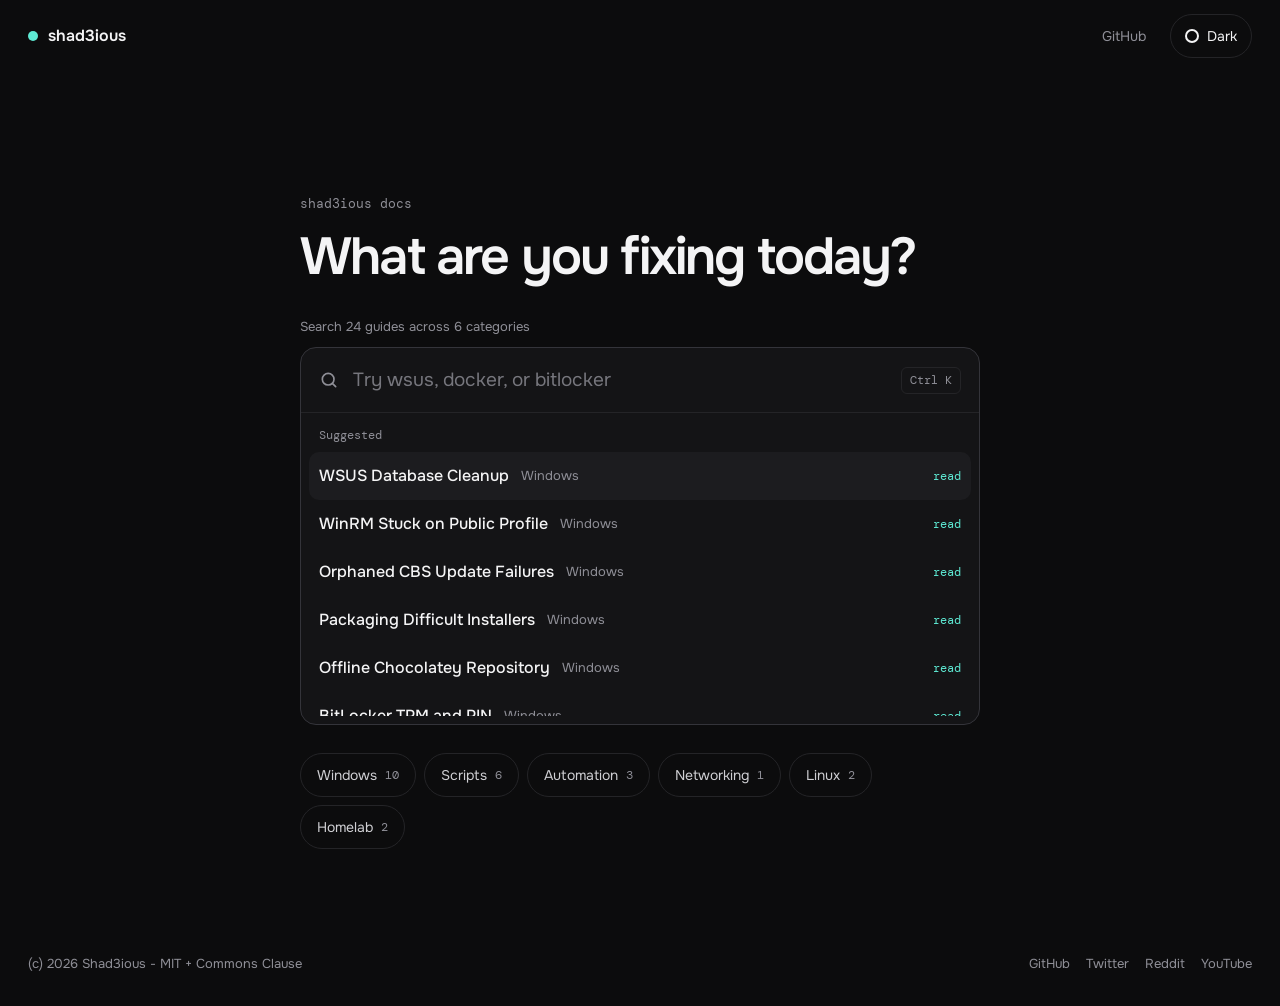
<file: index.html>
<!DOCTYPE html>
<html lang="en" class="no-js">
<head>
  <meta charset="UTF-8">
  <meta name="viewport" content="width=device-width, initial-scale=1">

  <!--
    Security (NIST SP 800-53: SC-18 mobile code, SI-10 input validation, SC-8 transmission)
    - Every script, style, and font is served from this origin. No third-party hosts.
    - No inline script or style anywhere, so CSP needs no 'unsafe-inline'.
    - Vendor libraries are pinned by version in their filenames (assets/vendor/).
    - Images load only from this repo (img-src 'self'), so a guide cannot leak
      visitor IP addresses to third-party image hosts. Commit screenshots instead.
    - Trusted Types: only DOMPurify may create HTML from strings.
    - Clickjacking: theme-init.js hides the site if it is loaded inside a frame.

    GitHub Pages cannot send HTTP headers. A meta CSP covers the directives below,
    but frame-ancestors, X-Content-Type-Options, and Permissions-Policy are only
    honored as real HTTP headers. Front the site with Cloudflare or Netlify if
    those are required.
  -->
  <meta http-equiv="Content-Security-Policy"
        content="default-src 'none';
                 script-src 'self';
                 style-src 'self';
                 font-src 'self';
                 img-src 'self' data:;
                 connect-src 'self';
                 base-uri 'none';
                 form-action 'none';
                 object-src 'none';
                 require-trusted-types-for 'script';
                 trusted-types dompurify;
                 upgrade-insecure-requests">
  <meta name="referrer" content="no-referrer">
  <meta name="color-scheme" content="dark light">
  <meta name="description" content="Technical guides, runbooks, and how-tos for Windows, Homelab, Networking, and more.">
  <title>Shad3ious Docs</title>

  <!-- Runs before first paint so light-mode users never see a dark flash (or the reverse). -->
  <script src="assets/js/theme-init.js?v=20261028"></script>

  <link rel="preload" href="assets/fonts/onest-latin-400-normal.woff2" as="font" type="font/woff2" crossorigin>
  <link rel="stylesheet" href="assets/css/styles.css?v=20261031">
</head>
<body>

  <p class="nojs-notice">This site needs JavaScript to load its guides. The guides are also readable as
    plain Markdown in the <code>docs/</code> folder of the GitHub repository.</p>

  <p class="framed-notice">This site cannot be shown inside another page.
    <a href="./" target="_blank" rel="noopener noreferrer">Open Shad3ious Docs directly</a>.</p>

  <a class="skip-link" href="#main">Skip to content</a>

  <header class="site-header">
    <a class="brand" id="brand" href="#/">
      <span class="brand-dot" aria-hidden="true"></span>
      <span id="brand-name">shad3ious</span>
    </a>

    <button class="jump" id="jump-btn" type="button" aria-haspopup="dialog" aria-keyshortcuts="Control+K">
      <svg class="icon" viewBox="0 0 24 24" aria-hidden="true"><circle cx="11" cy="11" r="7"></circle><path d="M20 20l-4-4"></path></svg>
      <span>Jump to a guide</span>
      <kbd>Ctrl K</kbd>
    </button>

    <a class="header-link" id="header-github" href="#" rel="noopener noreferrer" referrerpolicy="no-referrer" target="_blank">GitHub</a>

    <button class="theme-toggle" id="theme-toggle" type="button" aria-label="Switch to light mode">
      <span class="theme-dot" aria-hidden="true"></span>
      <span id="theme-label">Dark</span>
    </button>
  </header>

  <main id="main" tabindex="-1">

    <!-- HOME: the launcher -->
    <section class="view view-home" id="view-home" aria-labelledby="home-title" hidden>
      <div class="home-inner">
        <p class="home-kicker" id="home-kicker">shad3ious docs</p>
        <h1 class="home-title" id="home-title">What are you fixing today?</h1>

        <label class="launch-label" for="home-q" id="home-q-label">Search guides</label>
        <div class="launcher">
          <div class="launch-field">
            <svg class="icon" viewBox="0 0 24 24" aria-hidden="true"><circle cx="11" cy="11" r="7"></circle><path d="M20 20l-4-4"></path></svg>
            <input class="launch-input" id="home-q" type="search" maxlength="100"
                   autocomplete="off" spellcheck="false"
                   placeholder="Try wsus, docker, or bitlocker"
                   role="combobox" aria-expanded="true" aria-autocomplete="list"
                   aria-controls="home-results">
            <kbd class="launch-kbd">Ctrl K</kbd>
          </div>
          <div class="launch-results">
            <p class="launch-status" id="home-status" aria-live="polite">Suggested</p>
            <ul class="launch-list" id="home-results" role="listbox" aria-label="Guides"></ul>
          </div>
        </div>

        <nav class="chips" id="home-chips" aria-label="Browse by category"></nav>
      </div>
    </section>

    <!-- DOC: sidebar + article + on this page -->
    <div class="view view-doc" id="view-doc" hidden>
      <nav class="sidebar" id="sidebar" aria-label="All guides">
        <button class="sidebar-toggle" id="sidebar-toggle" type="button" aria-expanded="false" aria-controls="sidebar-body">
          <span>Browse guides</span>
          <svg class="icon icon-chevron" viewBox="0 0 24 24" aria-hidden="true"><path d="M6 9l6 6 6-6"></path></svg>
        </button>
        <div class="sidebar-body" id="sidebar-body">
          <label class="sidebar-label" for="side-q">Filter guides</label>
          <div class="sidebar-field">
            <svg class="icon" viewBox="0 0 24 24" aria-hidden="true"><circle cx="11" cy="11" r="7"></circle><path d="M20 20l-4-4"></path></svg>
            <input class="sidebar-input" id="side-q" type="search" maxlength="100" autocomplete="off" spellcheck="false" placeholder="Type to filter">
          </div>
          <div class="side-groups" id="side-groups"></div>
          <p class="side-empty" id="side-empty" hidden>No guides match. Clear the filter to see everything.</p>
        </div>
      </nav>

      <article class="doc" id="doc" aria-live="polite"></article>

      <aside class="toc" id="toc" aria-labelledby="toc-title">
        <p class="toc-title" id="toc-title">On this page</p>
        <ul class="toc-list" id="toc-list"></ul>
        <div class="toc-tools">
          <a class="toc-tool" id="toc-edit" href="#" target="_blank" rel="noopener noreferrer" referrerpolicy="no-referrer" hidden>Edit on GitHub</a>
          <button class="toc-tool" id="toc-copy" type="button">Copy link</button>
        </div>
      </aside>
    </div>

  </main>

  <footer class="site-footer">
    <a class="footer-copy" id="footer-copy" href="https://github.com/Shad3ious/Shad3ious.github.io/blob/main/LICENSE" target="_blank" rel="noopener noreferrer" referrerpolicy="no-referrer">(c) 2026 Shad3ious - MIT + Commons Clause</a>
    <nav class="footer-links" id="footer-links" aria-label="Elsewhere"></nav>
  </footer>

  <!-- JUMP PALETTE (Ctrl K on doc pages) -->
  <div class="palette" id="palette" hidden>
    <div class="palette-panel" role="dialog" aria-modal="true" aria-labelledby="palette-label">
      <label class="sr-only" for="palette-q" id="palette-label">Jump to a guide</label>
      <div class="launcher">
        <div class="launch-field">
          <svg class="icon" viewBox="0 0 24 24" aria-hidden="true"><circle cx="11" cy="11" r="7"></circle><path d="M20 20l-4-4"></path></svg>
          <input class="launch-input" id="palette-q" type="search" maxlength="100"
                 autocomplete="off" spellcheck="false"
                 placeholder="Search by guide or category"
                 role="combobox" aria-expanded="true" aria-autocomplete="list"
                 aria-controls="palette-results">
          <button class="palette-close" id="palette-close" type="button">Esc</button>
        </div>
        <div class="launch-results">
          <p class="launch-status" id="palette-status" aria-live="polite">Suggested</p>
          <ul class="launch-list" id="palette-results" role="listbox" aria-label="Guides"></ul>
        </div>
      </div>
    </div>
  </div>

  <div class="toast" id="toast" role="status" aria-live="polite"></div>

  <!--
    Load order matters: vendor libs, then your config, then the app.
    Bump ?v= on config.js, app.js, and styles.css after editing them so browsers
    fetch the new copy. Vendor files carry their version in the filename instead.
  -->
  <script defer src="assets/vendor/marked-18.1.1.umd.js"></script>
  <script defer src="assets/vendor/purify-3.4.17.min.js"></script>
  <script defer src="assets/js/config.js?v=20261030"></script>
  <script defer src="assets/js/app.js?v=20261030"></script>

</body>
</html>
</file>
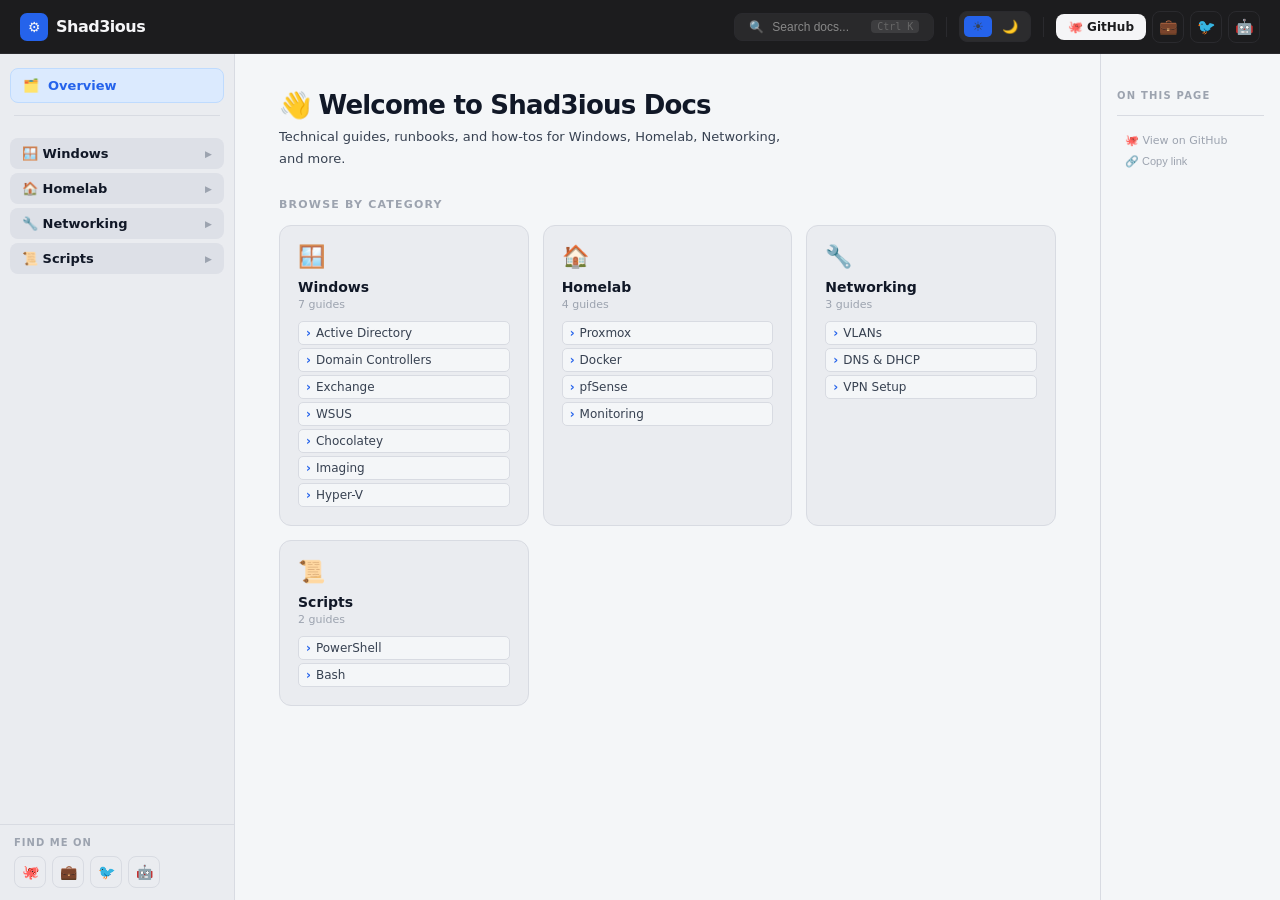
<file: shad3ious-docs.html>
<!DOCTYPE html>
<html lang="en">
<head>
<meta charset="UTF-8">
<meta name="viewport" content="width=device-width, initial-scale=1.0">

<!--
  ============================================================
  SECURITY HEADERS (meta equivalents)
  NIST SP 800-53: SC-18 (Mobile Code), SI-3 (Malicious Code),
                  SC-8 (Transmission Confidentiality), AC-3
  ============================================================
  CSP: no inline scripts allowed from external origins,
       no framing, no mixed content.
  NOTE: When deploying to GitHub Pages, also add these as
        HTTP response headers via a _headers file or server
        config for full enforcement.
-->
<meta http-equiv="Content-Security-Policy"
      content="default-src 'self';
               script-src 'self' 'unsafe-inline';
               style-src 'self' 'unsafe-inline';
               img-src 'self' data:;
               connect-src 'none';
               frame-ancestors 'none';
               form-action 'none';
               base-uri 'self';">

<!-- NIST SP 800-53 SC-8: prevent origin leakage on external links -->
<meta name="referrer" content="no-referrer">

<!-- Prevent MIME sniffing (NIST SP 800-53 SI-3) -->
<meta http-equiv="X-Content-Type-Options" content="nosniff">

<title>Shad3ious Docs</title>
<style>
  * { box-sizing: border-box; margin: 0; padding: 0; }

  :root {
    --nav-bg: #1c1c1e;
    --nav-text: #f5f5f7;
    --nav-border: #2a2a2e;
    --page-bg: #f4f6f8;
    --sidebar-bg: #eaecf0;
    --sidebar-border: #d8dbe2;
    --heading: #111827;
    --body: #374151;
    --muted: #9ca3af;
    --accent: #2563eb;
    --accent-light: #dbeafe;
    --accent-border: #bfdbfe;
    --code-bg: #e4e7ed;
    --code-border: #d0d4dc;
    --code-text: #1e293b;
    --tag-bg: #dbeafe;
    --tag-text: #1d4ed8;
    --tag-border: #bfdbfe;
    --card-bg: #eaecf0;
    --group-bg: #dde0e7;
    --active-bg: #dbeafe;
    --callout-tip-bg: #fffbeb;
    --callout-tip-border: #f59e0b;
    --callout-tip-text: #92400e;
    --callout-warn-bg: #fef2f2;
    --callout-warn-border: #ef4444;
    --callout-warn-text: #991b1b;
    --border: #d8dbe2;
    --step-bg: #2563eb;
    --search-result-hover: #f0f4ff;
    --modal-bg: #ffffff;
    --modal-overlay: rgba(0,0,0,0.4);
    --toast-bg: #1c1c1e;
    --toast-text: #f5f5f7;
  }

  body.dark {
    --nav-bg: #0a0f1e;
    --nav-text: #e2e8f0;
    --nav-border: #1e293b;
    --page-bg: #0f172a;
    --sidebar-bg: #1e293b;
    --sidebar-border: #334155;
    --heading: #f1f5f9;
    --body: #cbd5e1;
    --muted: #64748b;
    --accent: #60a5fa;
    --accent-light: #1e3a5f44;
    --accent-border: #2563eb;
    --code-bg: #1a2640;
    --code-border: #334155;
    --code-text: #93c5fd;
    --tag-bg: #1e3a5f;
    --tag-text: #93c5fd;
    --tag-border: #2563eb;
    --card-bg: #1e293b;
    --group-bg: #263346;
    --active-bg: #1e3a5f;
    --callout-tip-bg: #1c1506;
    --callout-tip-border: #d97706;
    --callout-tip-text: #fcd34d;
    --callout-warn-bg: #1f0a0a;
    --callout-warn-border: #ef4444;
    --callout-warn-text: #fca5a5;
    --border: #334155;
    --step-bg: #2563eb;
    --search-result-hover: #263346;
    --modal-bg: #1e293b;
    --modal-overlay: rgba(0,0,0,0.7);
    --toast-bg: #f1f5f9;
    --toast-text: #0f172a;
  }

  body {
    font-family: system-ui, -apple-system, sans-serif;
    background: var(--page-bg);
    color: var(--body);
    transition: background 0.2s, color 0.2s;
  }

  /* TOP NAV */
  .topnav {
    background: var(--nav-bg);
    border-bottom: 1px solid var(--nav-border);
    display: flex; align-items: center;
    height: 54px; padding: 0 20px; gap: 8px;
    position: sticky; top: 0; z-index: 100;
  }
  .nav-logo {
    font-weight: 800; font-size: 16px; color: var(--nav-text);
    letter-spacing: -0.5px; display: flex; align-items: center;
    gap: 8px; margin-right: auto; text-decoration: none; cursor: pointer;
  }
  .nav-logo-icon {
    width: 28px; height: 28px; background: var(--accent);
    border-radius: 7px; display: flex; align-items: center;
    justify-content: center; font-size: 14px; flex-shrink: 0;
  }
  .nav-search-btn {
    background: #ffffff0f; border: 1px solid var(--nav-border);
    border-radius: 8px; padding: 6px 14px; font-size: 12px; color: #888;
    cursor: pointer; display: flex; align-items: center; gap: 8px;
    min-width: 200px; transition: border-color 0.15s;
  }
  .nav-search-btn:hover { border-color: var(--accent); }
  .nav-search-btn kbd {
    margin-left: auto; background: #ffffff18; border-radius: 4px;
    padding: 1px 6px; font-size: 10px; font-family: monospace; color: #666;
  }
  .nav-divider { width: 1px; height: 20px; background: var(--nav-border); margin: 0 4px; }
  .nav-social { display: flex; align-items: center; gap: 6px; }
  .nav-github-btn {
    display: flex; align-items: center; gap: 6px;
    padding: 6px 12px; border-radius: 8px; font-size: 12px; font-weight: 600;
    background: #f5f5f7; color: #1c1c1e; border: none; cursor: pointer;
    transition: opacity 0.15s; text-decoration: none;
  }
  .nav-github-btn:hover { opacity: 0.85; }
  .nav-icon-btn {
    width: 32px; height: 32px; border-radius: 8px;
    display: flex; align-items: center; justify-content: center;
    font-size: 15px; cursor: pointer; border: 1px solid var(--nav-border);
    background: transparent; color: var(--nav-text);
    transition: background 0.15s, border-color 0.15s; text-decoration: none;
  }
  .nav-icon-btn:hover { background: #ffffff15; border-color: var(--accent); }
  .nav-theme-toggle {
    display: flex; align-items: center; background: #ffffff12;
    border: 1px solid var(--nav-border); border-radius: 8px;
    padding: 4px; gap: 2px;
  }
  .theme-opt {
    padding: 3px 8px; border-radius: 5px; font-size: 13px;
    cursor: pointer; transition: background 0.15s; user-select: none;
  }
  .theme-opt.active { background: var(--accent); }

  /* LAYOUT */
  .layout { display: flex; height: calc(100vh - 54px); overflow: hidden; }

  /* SIDEBAR */
  .sidebar {
    width: 235px; flex-shrink: 0; background: var(--sidebar-bg);
    border-right: 1px solid var(--sidebar-border);
    display: flex; flex-direction: column; overflow-y: auto;
    transition: background 0.2s;
  }
  .sb-top { padding: 14px 10px 10px; }
  .sb-overview-btn {
    display: flex; align-items: center; gap: 8px;
    padding: 9px 12px; border-radius: 8px; font-size: 13px; font-weight: 600;
    cursor: pointer; color: var(--accent); background: var(--active-bg);
    border: 1px solid var(--accent-border); margin-bottom: 12px; transition: all 0.15s;
  }
  .sb-overview-btn:hover { filter: brightness(0.95); }
  .sb-divider { height: 1px; background: var(--border); margin: 0 4px 12px; }
  .sb-groups { padding: 0 10px; flex: 1; }
  .sb-group { margin-bottom: 4px; }
  .sb-group-header {
    display: flex; align-items: center; justify-content: space-between;
    padding: 8px 12px; border-radius: 8px; cursor: pointer;
    font-size: 13px; font-weight: 600; color: var(--heading);
    background: var(--group-bg); user-select: none; transition: filter 0.1s;
  }
  .sb-group-header:hover { filter: brightness(0.96); }
  .sb-chevron { font-size: 9px; transition: transform 0.2s; color: var(--muted); }
  .sb-group.open .sb-chevron { transform: rotate(90deg); }
  .sb-items { display: none; padding: 4px 0 6px 10px; }
  .sb-group.open .sb-items { display: block; }
  .sb-item {
    font-size: 12px; padding: 5px 10px; border-radius: 6px;
    cursor: pointer; color: var(--body);
    display: flex; align-items: center; gap: 7px;
    margin-bottom: 1px; transition: all 0.1s;
  }
  .sb-item::before { content: ""; width: 4px; height: 4px; border-radius: 50%; background: var(--muted); flex-shrink: 0; }
  .sb-item:hover { background: var(--group-bg); }
  .sb-item.active { color: var(--accent); background: var(--active-bg); font-weight: 600; }
  .sb-item.active::before { background: var(--accent); }
  .sb-spacer { flex: 1; min-height: 16px; }
  .sb-footer { padding: 12px 14px; border-top: 1px solid var(--border); margin: 8px 0 0; }
  .sb-footer-label { font-size: 10px; font-weight: 700; text-transform: uppercase; letter-spacing: 1px; color: var(--muted); margin-bottom: 8px; }
  .sb-social-row { display: flex; gap: 6px; flex-wrap: wrap; }
  .sb-social-btn {
    width: 32px; height: 32px; border-radius: 8px;
    display: flex; align-items: center; justify-content: center;
    font-size: 14px; cursor: pointer; border: 1px solid var(--border);
    background: var(--card-bg); text-decoration: none; transition: border-color 0.15s;
  }
  .sb-social-btn:hover { border-color: var(--accent); }

  /* CONTENT */
  .content-wrap { flex: 1; display: flex; overflow: hidden; }
  .content { flex: 1; padding: 36px 44px; overflow-y: auto; }
  .page { display: none; }
  .page.active { display: block; }

  /* Overview */
  .ov-title { font-size: 26px; font-weight: 800; color: var(--heading); letter-spacing: -0.8px; margin-bottom: 6px; }
  .ov-sub { font-size: 13px; color: var(--body); line-height: 1.7; max-width: 520px; margin-bottom: 24px; }
  .ov-section-label { font-size: 11px; font-weight: 700; text-transform: uppercase; letter-spacing: 1.2px; color: var(--muted); margin-bottom: 14px; margin-top: 28px; }
  .ov-cards { display: grid; grid-template-columns: repeat(3, 1fr); gap: 14px; }
  .ov-card { background: var(--card-bg); border: 1px solid var(--border); border-radius: 12px; padding: 18px; cursor: pointer; transition: all 0.15s; }
  .ov-card:hover { border-color: var(--accent); box-shadow: 0 0 0 3px var(--active-bg); }
  .ov-card-icon { font-size: 22px; margin-bottom: 10px; }
  .ov-card-title { font-size: 14px; font-weight: 700; color: var(--heading); margin-bottom: 3px; }
  .ov-card-count { font-size: 11px; color: var(--muted); margin-bottom: 10px; }
  .ov-card-topics { display: flex; flex-direction: column; gap: 3px; }
  .ov-topic-link {
    font-size: 12px; color: var(--body); display: flex; align-items: center;
    gap: 5px; padding: 4px 7px; border-radius: 5px;
    background: var(--page-bg); border: 1px solid var(--border);
    cursor: pointer; transition: all 0.1s;
  }
  .ov-topic-link:hover { color: var(--accent); border-color: var(--accent); }
  .ov-topic-link::before { content: "›"; color: var(--accent); font-weight: 700; }

  /* Doc page */
  .doc-breadcrumb { display: flex; gap: 6px; align-items: center; font-size: 12px; color: var(--muted); margin-bottom: 18px; flex-wrap: wrap; }
  .doc-breadcrumb-item { cursor: pointer; color: var(--muted); }
  .doc-breadcrumb-item:hover { color: var(--accent); }
  .doc-breadcrumb-cur { color: var(--accent); cursor: default; font-weight: 600; }
  .doc-title { font-size: 26px; font-weight: 800; color: var(--heading); letter-spacing: -0.5px; margin-bottom: 6px; }
  .doc-meta { font-size: 12px; color: var(--muted); margin-bottom: 14px; }
  .doc-tags { display: flex; gap: 7px; margin-bottom: 22px; flex-wrap: wrap; }
  .doc-tag { font-size: 11px; padding: 3px 10px; border-radius: 20px; background: var(--tag-bg); color: var(--tag-text); border: 1px solid var(--tag-border); }
  .doc-section { font-size: 15px; font-weight: 700; color: var(--heading); margin: 26px 0 12px; padding-bottom: 8px; border-bottom: 1px solid var(--border); }
  .doc-step { display: flex; gap: 12px; align-items: flex-start; padding: 9px 14px; border-radius: 8px; background: var(--sidebar-bg); border: 1px solid var(--border); margin-bottom: 6px; }
  .doc-step-num { width: 22px; height: 22px; border-radius: 6px; background: var(--step-bg); color: #fff; display: flex; align-items: center; justify-content: center; font-size: 11px; font-weight: 700; flex-shrink: 0; margin-top: 1px; }
  .doc-step-text { font-size: 13px; color: var(--body); line-height: 1.5; }
  .callout { border-radius: 8px; padding: 12px 16px; margin-bottom: 18px; border-left: 4px solid; font-size: 13px; display: flex; gap: 10px; line-height: 1.5; }
  .callout.tip { background: var(--callout-tip-bg); border-color: var(--callout-tip-border); color: var(--callout-tip-text); }
  .callout.warn { background: var(--callout-warn-bg); border-color: var(--callout-warn-border); color: var(--callout-warn-text); }
  .doc-code-wrap { position: relative; margin-bottom: 12px; margin-top: 8px; }
  .doc-code { border-radius: 8px; background: var(--code-bg); border: 1px solid var(--code-border); padding: 16px 20px; font-family: Consolas, 'Courier New', monospace; font-size: 12px; color: var(--code-text); line-height: 1.9; overflow-x: auto; white-space: pre; }
  .doc-code-copy { position: absolute; top: 10px; right: 10px; background: var(--group-bg); border: 1px solid var(--border); border-radius: 6px; padding: 3px 8px; font-size: 11px; cursor: pointer; color: var(--muted); }
  .doc-code-copy:hover { color: var(--accent); border-color: var(--accent); }
  .code-comment { opacity: 0.45; }

  /* Right TOC */
  .right-toc { width: 180px; flex-shrink: 0; padding: 36px 16px; border-left: 1px solid var(--border); overflow-y: auto; }
  .rtoc-label { font-size: 10px; font-weight: 700; text-transform: uppercase; letter-spacing: 1.2px; color: var(--muted); margin-bottom: 12px; }
  .rtoc-item { font-size: 12px; padding: 4px 8px; border-radius: 5px; cursor: pointer; color: var(--body); margin-bottom: 2px; display: flex; align-items: center; gap: 6px; opacity: 0.65; transition: all 0.1s; }
  .rtoc-item:hover { opacity: 1; color: var(--accent); }
  .rtoc-item.active { color: var(--accent); background: var(--active-bg); opacity: 1; font-weight: 600; }
  .rtoc-item::before { content: ""; width: 3px; height: 3px; border-radius: 50%; background: currentColor; flex-shrink: 0; }
  .rtoc-divider { height: 1px; background: var(--border); margin: 14px 0; }
  .rtoc-util { font-size: 11px; color: var(--muted); padding: 4px 8px; cursor: pointer; display: flex; align-items: center; gap: 5px; transition: color 0.1s; text-decoration: none; }
  .rtoc-util:hover { color: var(--accent); }

  /* Search modal */
  .search-overlay {
    display: none; position: fixed; inset: 0;
    background: var(--modal-overlay); z-index: 500;
    align-items: flex-start; justify-content: center; padding-top: 80px;
  }
  .search-overlay.open { display: flex; }
  .search-modal {
    background: var(--modal-bg); border: 1px solid var(--border);
    border-radius: 14px; width: 100%; max-width: 560px;
    box-shadow: 0 24px 60px rgba(0,0,0,0.3); overflow: hidden;
  }
  .search-input-wrap { display: flex; align-items: center; gap: 10px; padding: 14px 16px; border-bottom: 1px solid var(--border); }
  .search-input-wrap span { font-size: 16px; color: var(--muted); }
  .search-input { flex: 1; border: none; outline: none; font-size: 15px; background: transparent; color: var(--heading); }
  .search-input::placeholder { color: var(--muted); }
  .search-close { font-size: 11px; color: var(--muted); cursor: pointer; padding: 3px 7px; border: 1px solid var(--border); border-radius: 5px; }
  .search-results { padding: 8px; max-height: 360px; overflow-y: auto; }
  .search-result { padding: 10px 12px; border-radius: 8px; cursor: pointer; display: flex; align-items: flex-start; gap: 10px; transition: background 0.1s; }
  .search-result:hover, .search-result.focused { background: var(--search-result-hover); }
  .search-result-icon { font-size: 16px; flex-shrink: 0; margin-top: 1px; }
  .search-result-title { font-size: 13px; font-weight: 600; color: var(--heading); margin-bottom: 2px; }
  .search-result-meta { font-size: 11px; color: var(--muted); }
  .search-result-badge { font-size: 11px; margin-top: 3px; }
  .search-empty { padding: 32px; text-align: center; color: var(--muted); font-size: 13px; }
  .search-footer { padding: 8px 14px; border-top: 1px solid var(--border); display: flex; gap: 14px; font-size: 11px; color: var(--muted); }

  /* Toast notification — replaces alert() */
  .toast {
    position: fixed; bottom: 24px; left: 50%; transform: translateX(-50%) translateY(16px);
    background: var(--toast-bg); color: var(--toast-text);
    padding: 10px 20px; border-radius: 8px; font-size: 13px; font-weight: 600;
    box-shadow: 0 4px 20px rgba(0,0,0,0.25); z-index: 9999;
    opacity: 0; transition: opacity 0.2s, transform 0.2s; pointer-events: none;
  }
  .toast.show { opacity: 1; transform: translateX(-50%) translateY(0); }

  /* WIP page */
  .wip-wrap { padding: 48px 0; text-align: center; color: var(--muted); }
  .wip-icon { font-size: 48px; margin-bottom: 16px; }
  .wip-title { font-size: 18px; font-weight: 700; color: var(--heading); margin-bottom: 8px; }
  .wip-text { font-size: 13px; }
  .wip-back { margin-top: 20px; font-size: 13px; color: var(--accent); cursor: pointer; display: inline-block; }
  .wip-back:hover { text-decoration: underline; }
</style>
</head>
<body>

<!-- ============================================================
  ★  EASY CONFIGURATION — Edit this block to customise the site.
     You should never need to touch anything below for routine
     maintenance (adding pages, changing social links, etc.)
============================================================ -->
<script>
'use strict';

// ── SITE SETTINGS ──────────────────────────────────────────────
const SITE_CONFIG = {
  siteName:   'Shad3ious',
  siteTagline:'Technical guides, runbooks, and how-tos for Windows, Homelab, Networking, and more.',
  logoEmoji:  '⚙️',

  // ── SOCIAL LINKS ──────────────────────────────────────────
  // Only https:// URLs are accepted. http:// and any other
  // protocol (e.g. javascript:) are silently blocked.
  socials: [
    { icon: '🐙', label: 'GitHub',   url: 'https://github.com/Shad3ious' },
    { icon: '💼', label: 'LinkedIn', url: 'https://linkedin.com/in/yourprofile' },
    { icon: '🐦', label: 'Twitter',  url: 'https://twitter.com/yourhandle' },
    { icon: '🤖', label: 'Reddit',   url: 'https://reddit.com/u/yourhandle' },
  ],
};

// ── NAVIGATION / DOCUMENTS ─────────────────────────────────────
// To add a doc: add { label, icon, page } to the right category.
// Set page: null for pages not written yet (shows "Coming Soon").
const NAV = [
  {
    id: 'windows', label: 'Windows', icon: '🪟',
    items: [
      { label: 'Active Directory',   icon: '📁', page: null },
      { label: 'Domain Controllers', icon: '🖥️', page: null },
      { label: 'Exchange',           icon: '📧', page: null },
      { label: 'WSUS',               icon: '🔄', page: null },
      { label: 'Chocolatey',         icon: '🍫', page: null },
      { label: 'Imaging',            icon: '💿', page: null },
      { label: 'Hyper-V',            icon: '⚡', page: null },
    ]
  },
  {
    id: 'homelab', label: 'Homelab', icon: '🏠',
    items: [
      { label: 'Proxmox',    icon: '🖥️', page: null },
      { label: 'Docker',     icon: '🐳', page: null },
      { label: 'pfSense',    icon: '🔥', page: null },
      { label: 'Monitoring', icon: '📊', page: null },
    ]
  },
  {
    id: 'networking', label: 'Networking', icon: '🔧',
    items: [
      { label: 'VLANs',      icon: '🔀', page: null },
      { label: 'DNS & DHCP', icon: '🌐', page: null },
      { label: 'VPN Setup',  icon: '🔒', page: null },
    ]
  },
  {
    id: 'scripts', label: 'Scripts', icon: '📜',
    items: [
      { label: 'PowerShell', icon: '💙', page: null },
      { label: 'Bash',       icon: '🟩', page: null },
    ]
  },
];

// ── PAGE METADATA ──────────────────────────────────────────────
// Add an entry here when you write a new page.
// The key must match the `page` value in NAV above.
const PAGES = {
  // 'bulk-mailbox': {
  //   title:      'Bulk Mailbox Enablement',
  //   category:   'Windows › Exchange',
  //   meta:       '📅 March 2026 · ⏱ 5 min read · ✏️ Shad3ious',
  //   tags:       ['Exchange', 'PowerShell', 'Runbook'],
  //   githubPath: 'docs/windows/exchange/bulk-mailbox.md',
  //   toc: ['Prerequisites','Pre-Flight Checks','Usage Examples','Parameters','Troubleshooting'],
  // },
};
</script>

<!-- TOP NAV -->
<nav class="topnav" id="topnav" role="navigation" aria-label="Main navigation">
  <div class="nav-logo" id="nav-logo" role="button" tabindex="0" aria-label="Go to overview">
    <div class="nav-logo-icon" id="nav-logo-icon" aria-hidden="true"></div>
    <span id="nav-site-name"></span>
  </div>

  <button class="nav-search-btn" id="nav-search-btn" aria-label="Open search (Ctrl+K)">
    <span aria-hidden="true">🔍</span>
    <span>Search docs...</span>
    <kbd aria-label="Keyboard shortcut">Ctrl K</kbd>
  </button>

  <div class="nav-divider" aria-hidden="true"></div>

  <div class="nav-theme-toggle" role="group" aria-label="Color theme">
    <div class="theme-opt active" id="opt-light" role="button" tabindex="0" aria-pressed="true" aria-label="Light mode">☀️</div>
    <div class="theme-opt"        id="opt-dark"  role="button" tabindex="0" aria-pressed="false" aria-label="Dark mode">🌙</div>
  </div>

  <div class="nav-divider" aria-hidden="true"></div>
  <div class="nav-social" id="nav-social" aria-label="Social links"></div>
</nav>

<!-- LAYOUT -->
<div class="layout">
  <aside class="sidebar" id="sidebar" aria-label="Site navigation">
    <div class="sb-top">
      <div class="sb-overview-btn" id="sb-overview-btn" role="button" tabindex="0" aria-label="Go to overview">
        🗂️ &nbsp;Overview
      </div>
      <div class="sb-divider" aria-hidden="true"></div>
    </div>
    <div class="sb-groups" id="sb-groups"></div>
    <div class="sb-spacer" aria-hidden="true"></div>
    <div class="sb-footer">
      <div class="sb-footer-label">Find me on</div>
      <div class="sb-social-row" id="sb-social" aria-label="Social media links"></div>
    </div>
  </aside>

  <div class="content-wrap">
    <main class="content" id="content" role="main">

      <!-- OVERVIEW -->
      <div class="page active" id="page-overview" aria-label="Site overview">
        <h1 class="ov-title" id="ov-title"></h1>
        <p class="ov-sub"   id="ov-sub"></p>
        <div class="ov-section-label" aria-hidden="true">Browse by Category</div>
        <div class="ov-cards" id="ov-cards" role="list"></div>
      </div>

      <!-- DOC PAGE -->
      <div class="page" id="page-doc" aria-live="polite"></div>

      <!-- COMING SOON -->
      <div class="page" id="page-wip" aria-live="polite">
        <div class="wip-wrap">
          <div class="wip-icon" aria-hidden="true">🚧</div>
          <div class="wip-title">Coming Soon</div>
          <p class="wip-text">This page hasn't been written yet. Check back later!</p>
          <span class="wip-back" id="wip-back-btn" role="button" tabindex="0">← Back to Overview</span>
        </div>
      </div>
    </main>

    <!-- RIGHT TOC -->
    <nav class="right-toc" id="right-toc" aria-label="On this page">
      <div class="rtoc-label">On this page</div>
      <div id="rtoc-items" role="list"></div>
      <div class="rtoc-divider" aria-hidden="true"></div>
      <a class="rtoc-util" id="rtoc-github" href="#" target="_blank"
         rel="noopener noreferrer" referrerpolicy="no-referrer">🐙 View on GitHub</a>
      <button class="rtoc-util" id="rtoc-copy-btn" style="background:none;border:none;width:100%;text-align:left;cursor:pointer;">
        🔗 Copy link
      </button>
    </nav>
  </div>
</div>

<!-- SEARCH MODAL -->
<div class="search-overlay" id="search-overlay" role="dialog" aria-modal="true" aria-label="Search">
  <div class="search-modal">
    <div class="search-input-wrap">
      <span aria-hidden="true">🔍</span>
      <input class="search-input" id="search-input"
             placeholder="Search docs..." autocomplete="off"
             aria-label="Search query" maxlength="100" />
      <button class="search-close" id="search-close-btn" aria-label="Close search">ESC</button>
    </div>
    <div class="search-results" id="search-results" role="listbox" aria-label="Search results"></div>
    <div class="search-footer" aria-hidden="true">
      <span>↑↓ navigate</span><span>↵ open</span><span>ESC close</span>
    </div>
  </div>
</div>

<!-- TOAST (replaces alert()) -->
<div class="toast" id="toast" role="status" aria-live="polite"></div>

<!-- ============================================================
  JAVASCRIPT
  Security notes:
  - 'use strict' enforced throughout
  - All user-visible text set via textContent (never innerHTML)
  - innerHTML only used with static, hardcoded markup
  - All external URLs validated against https:// allowlist
  - localStorage values validated against known-good allowlist
  - No eval(), no Function(), no document.write()
  - rel="noopener noreferrer" on all target="_blank" links
  - Search input length capped + regex-escaped before use
============================================================ -->
<script>
'use strict';

// ── SECURITY HELPERS ──────────────────────────────────────────

/**
 * Validate a URL is safe to use as an href.
 * Only allows https:// protocol.
 * NIST SP 800-53 SI-10 (Input Validation)
 */
function safeUrl(url) {
  if (typeof url !== 'string') return '#';
  try {
    const parsed = new URL(url);
    if (parsed.protocol !== 'https:') return '#';
    return parsed.href;
  } catch (_) {
    return '#';
  }
}

/**
 * Escape a string for safe use inside a regex.
 * Prevents ReDoS from search input.
 */
function escapeRegex(str) {
  return str.replace(/[.*+?^${}()|[\]\\]/g, '\\$&');
}

/**
 * Show a toast notification instead of alert().
 * NIST SP 800-53 SI-5 (Security Alerts)
 */
function showToast(msg) {
  const t = document.getElementById('toast');
  t.textContent = msg;
  t.classList.add('show');
  setTimeout(() => t.classList.remove('show'), 2500);
}

// ── SEARCH INDEX ──────────────────────────────────────────────
const searchIndex = [];
NAV.forEach(cat => {
  cat.items.forEach((item, idx) => {
    searchIndex.push({
      title:   item.label,
      category: cat.label,
      icon:    item.icon,
      page:    item.page,
      groupId: cat.id,
      itemIdx: idx,
    });
  });
});

// ── INIT ──────────────────────────────────────────────────────
window.addEventListener('DOMContentLoaded', () => {
  // Populate static text via textContent (never innerHTML) — XSS prevention
  document.getElementById('nav-logo-icon').textContent = SITE_CONFIG.logoEmoji;
  document.getElementById('nav-site-name').textContent = SITE_CONFIG.siteName;
  document.getElementById('ov-title').textContent      = '👋 Welcome to ' + SITE_CONFIG.siteName + ' Docs';
  document.getElementById('ov-sub').textContent        = SITE_CONFIG.siteTagline;
  document.title = SITE_CONFIG.siteName + ' Docs';

  buildNavSocials();
  buildSidebarSocials();
  buildSidebar();
  buildOverviewCards();

  // ── Theme: validate stored value against allowlist ─────────
  // NIST SP 800-53 SI-10: only accept known-good values from storage
  const THEME_ALLOWLIST = ['light', 'dark'];
  const savedTheme = localStorage.getItem('theme');
  const theme = THEME_ALLOWLIST.includes(savedTheme) ? savedTheme : 'light';
  setTheme(theme, true);

  // ── Event listeners — no inline handlers ──────────────────
  document.getElementById('nav-logo').addEventListener('click', showOverview);
  document.getElementById('nav-logo').addEventListener('keydown', e => { if (e.key === 'Enter' || e.key === ' ') showOverview(); });
  document.getElementById('sb-overview-btn').addEventListener('click', showOverview);
  document.getElementById('sb-overview-btn').addEventListener('keydown', e => { if (e.key === 'Enter' || e.key === ' ') showOverview(); });
  document.getElementById('nav-search-btn').addEventListener('click', openSearch);
  document.getElementById('search-close-btn').addEventListener('click', closeSearch);
  document.getElementById('search-input').addEventListener('input', runSearch);
  document.getElementById('rtoc-copy-btn').addEventListener('click', copyPageUrl);
  document.getElementById('wip-back-btn').addEventListener('click', showOverview);
  document.getElementById('wip-back-btn').addEventListener('keydown', e => { if (e.key === 'Enter' || e.key === ' ') showOverview(); });
  document.getElementById('search-overlay').addEventListener('click', e => { if (e.target === e.currentTarget) closeSearch(); });

  document.addEventListener('keydown', e => {
    if ((e.ctrlKey || e.metaKey) && e.key === 'k') { e.preventDefault(); openSearch(); }
    if (e.key === 'Escape') closeSearch();
  });

  document.getElementById('opt-light').addEventListener('click', () => setTheme('light'));
  document.getElementById('opt-dark').addEventListener('click',  () => setTheme('dark'));
});

// ── THEME ──────────────────────────────────────────────────────
function setTheme(mode, skipSave) {
  // Validate against allowlist before storing (NIST SP 800-53 SI-10)
  if (mode !== 'light' && mode !== 'dark') mode = 'light';
  document.body.classList.toggle('dark', mode === 'dark');
  const optLight = document.getElementById('opt-light');
  const optDark  = document.getElementById('opt-dark');
  optLight.classList.toggle('active', mode === 'light');
  optDark.classList.toggle('active',  mode === 'dark');
  optLight.setAttribute('aria-pressed', String(mode === 'light'));
  optDark.setAttribute('aria-pressed',  String(mode === 'dark'));
  if (!skipSave) localStorage.setItem('theme', mode);
}

// ── SOCIAL BUTTONS ─────────────────────────────────────────────
// All URLs validated via safeUrl() — blocks javascript: and http://
function buildNavSocials() {
  const wrap = document.getElementById('nav-social');
  SITE_CONFIG.socials.forEach((s, i) => {
    const a = document.createElement('a');
    // FIX TABNAP-1: rel="noopener noreferrer" on ALL _blank links
    a.rel    = 'noopener noreferrer';
    a.target = '_blank';
    // FIX URL-1: validate URL before assigning
    a.href   = safeUrl(s.url);
    a.title  = s.label;
    a.referrerPolicy = 'no-referrer';
    if (i === 0) {
      a.className = 'nav-github-btn';
      a.textContent = s.icon + ' ' + s.label;
    } else {
      a.className = 'nav-icon-btn';
      a.textContent = s.icon;
      a.setAttribute('aria-label', s.label);
    }
    wrap.appendChild(a);
  });
}

function buildSidebarSocials() {
  const wrap = document.getElementById('sb-social');
  SITE_CONFIG.socials.forEach(s => {
    const a = document.createElement('a');
    a.className = 'sb-social-btn';
    a.rel    = 'noopener noreferrer';
    a.target = '_blank';
    a.href   = safeUrl(s.url);
    a.title  = s.label;
    a.referrerPolicy = 'no-referrer';
    a.textContent = s.icon;
    a.setAttribute('aria-label', s.label);
    wrap.appendChild(a);
  });
}

// ── SIDEBAR ────────────────────────────────────────────────────
// FIX XSS-6: built entirely with DOM methods — no innerHTML
function buildSidebar() {
  const wrap = document.getElementById('sb-groups');
  NAV.forEach(cat => {
    const group = document.createElement('div');
    group.className = 'sb-group';
    group.id = 'grp-' + cat.id;

    // Header
    const header = document.createElement('div');
    header.className = 'sb-group-header';
    header.setAttribute('role', 'button');
    header.setAttribute('tabindex', '0');
    header.setAttribute('aria-expanded', 'false');

    const headerText = document.createElement('span');
    headerText.textContent = cat.icon + ' ' + cat.label;

    const chevron = document.createElement('span');
    chevron.className = 'sb-chevron';
    chevron.setAttribute('aria-hidden', 'true');
    chevron.textContent = '▶';

    header.appendChild(headerText);
    header.appendChild(chevron);
    header.addEventListener('click', () => toggleGroup(group, header));
    header.addEventListener('keydown', e => { if (e.key === 'Enter' || e.key === ' ') toggleGroup(group, header); });

    // Items container
    const itemsWrap = document.createElement('div');
    itemsWrap.className = 'sb-items';
    itemsWrap.id = 'items-' + cat.id;

    cat.items.forEach((item, idx) => {
      const el = document.createElement('div');
      el.className = 'sb-item';
      el.id = 'sb-' + cat.id + '-' + idx;
      el.textContent = item.label;
      el.setAttribute('role', 'button');
      el.setAttribute('tabindex', '0');
      el.addEventListener('click', () => navigateTo(cat, item, el));
      el.addEventListener('keydown', e => { if (e.key === 'Enter' || e.key === ' ') navigateTo(cat, item, el); });
      itemsWrap.appendChild(el);
    });

    group.appendChild(header);
    group.appendChild(itemsWrap);
    wrap.appendChild(group);
  });
}

// ── OVERVIEW CARDS ─────────────────────────────────────────────
// FIX XSS-1: built entirely with DOM methods — no innerHTML
function buildOverviewCards() {
  const wrap = document.getElementById('ov-cards');
  wrap.innerHTML = '';
  NAV.forEach(cat => {
    const card = document.createElement('div');
    card.className = 'ov-card';
    card.setAttribute('role', 'listitem');

    const iconEl = document.createElement('div');
    iconEl.className = 'ov-card-icon';
    iconEl.setAttribute('aria-hidden', 'true');
    iconEl.textContent = cat.icon;

    const titleEl = document.createElement('div');
    titleEl.className = 'ov-card-title';
    titleEl.textContent = cat.label;

    const countEl = document.createElement('div');
    countEl.className = 'ov-card-count';
    countEl.textContent = cat.items.length + ' guide' + (cat.items.length !== 1 ? 's' : '');

    const topicsEl = document.createElement('div');
    topicsEl.className = 'ov-card-topics';

    cat.items.forEach((item, idx) => {
      const link = document.createElement('div');
      link.className = 'ov-topic-link';
      link.textContent = item.label;
      link.setAttribute('role', 'button');
      link.setAttribute('tabindex', '0');
      link.addEventListener('click', (function(c, it, i) {
        return function(e) {
          e.stopPropagation();
          const sbEl = document.getElementById('sb-' + c.id + '-' + i);
          navigateTo(c, it, sbEl);
        };
      })(cat, item, idx));
      link.addEventListener('keydown', (function(c, it, i) {
        return function(e) {
          if (e.key === 'Enter' || e.key === ' ') {
            e.stopPropagation();
            const sbEl = document.getElementById('sb-' + c.id + '-' + i);
            navigateTo(c, it, sbEl);
          }
        };
      })(cat, item, idx));
      topicsEl.appendChild(link);
    });

    card.appendChild(iconEl);
    card.appendChild(titleEl);
    card.appendChild(countEl);
    card.appendChild(topicsEl);
    card.addEventListener('click', (function(id, grp) {
      return function() { toggleGroup(grp, grp.querySelector('.sb-group-header')); };
    })(cat.id, document.createElement('div')));

    wrap.appendChild(card);
  });
}

// ── NAVIGATION ─────────────────────────────────────────────────
function toggleGroup(groupEl, headerEl) {
  if (!groupEl) return;
  const isOpen = groupEl.classList.toggle('open');
  if (headerEl) headerEl.setAttribute('aria-expanded', String(isOpen));
}

function showOverview() {
  document.querySelectorAll('.page').forEach(p => p.classList.remove('active'));
  document.getElementById('page-overview').classList.add('active');
  document.querySelectorAll('.sb-item').forEach(i => i.classList.remove('active'));
  buildOverviewCards();
  buildRtoc([{ label: 'Browse Categories' }, { label: 'All Topics' }], null, 0);
  document.getElementById('rtoc-github').href = safeUrl(SITE_CONFIG.socials[0].url);
}

function navigateTo(cat, item, el) {
  const grp = document.getElementById('grp-' + cat.id);
  if (grp && !grp.classList.contains('open')) {
    toggleGroup(grp, grp.querySelector('.sb-group-header'));
  }
  document.querySelectorAll('.sb-item').forEach(i => i.classList.remove('active'));
  if (el) el.classList.add('active');

  if (!item.page) { showWip(); return; }
  const pageData = PAGES[item.page];
  if (!pageData) { showWip(); return; }
  renderDocPage(item.page, pageData);
}

function showWip() {
  document.querySelectorAll('.page').forEach(p => p.classList.remove('active'));
  document.getElementById('page-wip').classList.add('active');
  buildRtoc([], null, -1);
}

// ── RENDER DOC PAGE ────────────────────────────────────────────
// FIX XSS-4, XSS-5: all dynamic data set via textContent.
// Only hardcoded static markup uses innerHTML.
function renderDocPage(pageId, data) {
  document.querySelectorAll('.page').forEach(p => p.classList.remove('active'));
  const docPage = document.getElementById('page-doc');
  docPage.classList.add('active');
  docPage.innerHTML = '';

  // Breadcrumb — built with DOM
  const bc = document.createElement('nav');
  bc.className = 'doc-breadcrumb';
  bc.setAttribute('aria-label', 'Breadcrumb');

  const homeSpan = document.createElement('span');
  homeSpan.className = 'doc-breadcrumb-item';
  homeSpan.textContent = 'Home';
  homeSpan.addEventListener('click', showOverview);
  bc.appendChild(homeSpan);

  const catParts = data.category.split('›').map(s => s.trim());
  catParts.forEach(part => {
    const sep = document.createElement('span');
    sep.textContent = ' › ';
    sep.setAttribute('aria-hidden', 'true');
    bc.appendChild(sep);
    const s = document.createElement('span');
    s.className = 'doc-breadcrumb-item';
    s.textContent = part;
    bc.appendChild(s);
  });
  const sep2 = document.createElement('span');
  sep2.textContent = ' › ';
  sep2.setAttribute('aria-hidden', 'true');
  bc.appendChild(sep2);
  const cur = document.createElement('span');
  cur.className = 'doc-breadcrumb-cur';
  cur.setAttribute('aria-current', 'page');
  cur.textContent = data.title;
  bc.appendChild(cur);

  // Title & meta — textContent only
  const h1 = document.createElement('h1');
  h1.className = 'doc-title';
  h1.textContent = data.title;

  const meta = document.createElement('div');
  meta.className = 'doc-meta';
  meta.textContent = data.meta;

  // Tags — textContent only
  const tagsWrap = document.createElement('div');
  tagsWrap.className = 'doc-tags';
  data.tags.forEach(t => {
    const tag = document.createElement('span');
    tag.className = 'doc-tag';
    tag.textContent = t;
    tagsWrap.appendChild(tag);
  });

  docPage.appendChild(bc);
  docPage.appendChild(h1);
  docPage.appendChild(meta);
  docPage.appendChild(tagsWrap);

  // Page body — static hardcoded content, safe to use innerHTML
  const bodyWrap = document.createElement('div');
  if (pageId === 'bulk-mailbox') {
    bodyWrap.innerHTML = renderBulkMailboxHTML();
  } else {
    const p = document.createElement('p');
    p.style.cssText = 'color:var(--muted);font-size:13px';
    p.textContent = 'Content coming soon.';
    bodyWrap.appendChild(p);
  }
  docPage.appendChild(bodyWrap);

  buildRtoc(data.toc, data.githubPath, 0);
}

// Static hardcoded HTML — no user data interpolated
function renderBulkMailboxHTML() {
  return `
    <div class="callout tip">💡 Always run with <strong>-WhatIf</strong> first to simulate changes before touching live mailboxes.</div>
    <div class="doc-section">Prerequisites</div>
    <div class="doc-step"><span class="doc-step-num">1</span><span class="doc-step-text">Run from Exchange Management Shell as administrator</span></div>
    <div class="doc-step"><span class="doc-step-num">2</span><span class="doc-step-text">Account requires Organization Management or Recipient Management permissions</span></div>
    <div class="doc-step"><span class="doc-step-num">3</span><span class="doc-step-text">Active Directory PowerShell module must be available and imported</span></div>
    <div class="doc-step"><span class="doc-step-num">4</span><span class="doc-step-text">Target mailbox database must be mounted and healthy</span></div>
    <div class="doc-section">Pre-Flight Checks</div>
    <div class="doc-code-wrap">
      <button class="doc-code-copy" aria-label="Copy code">Copy</button>
      <pre class="doc-code"><span class="code-comment"># Check mailbox databases are healthy</span>
Get-MailboxDatabase | Select-Object Name, Mounted, DatabaseSize

<span class="code-comment"># Check available space</span>
Get-MailboxDatabase | Get-MailboxDatabaseCopyStatus

<span class="code-comment"># Verify your permissions</span>
Get-RoleGroupMember "Organization Management" | Where-Object {$_.Name -like "*YourName*"}</pre>
    </div>
    <div class="doc-section">Usage Examples</div>
    <div class="doc-step"><span class="doc-step-num">→</span><span class="doc-step-text"><strong>WhatIf (Test Run):</strong> Always start here before making live changes.</span></div>
    <div class="doc-code-wrap">
      <button class="doc-code-copy" aria-label="Copy code">Copy</button>
      <pre class="doc-code">.\\Enable-BulkMailboxes.ps1 -TargetOU "OU=Users,DC=domain,DC=com" -WhatIf</pre>
    </div>
    <div class="doc-step"><span class="doc-step-num">→</span><span class="doc-step-text"><strong>Basic Execution:</strong> Let Exchange auto-distribute across databases.</span></div>
    <div class="doc-code-wrap">
      <button class="doc-code-copy" aria-label="Copy code">Copy</button>
      <pre class="doc-code">.\\Enable-BulkMailboxes.ps1 -TargetOU "OU=Users,OU=Corporate,DC=domain,DC=com"</pre>
    </div>
    <div class="doc-section">Parameters</div>
    <div class="doc-step"><span class="doc-step-num">-</span><span class="doc-step-text"><strong>-TargetOU</strong> — Distinguished name of the OU containing target users</span></div>
    <div class="doc-step"><span class="doc-step-num">-</span><span class="doc-step-text"><strong>-Database</strong> — Specific mailbox database (optional, auto if omitted)</span></div>
    <div class="doc-step"><span class="doc-step-num">-</span><span class="doc-step-text"><strong>-ExcludeOU</strong> — Skip users in a child OU</span></div>
    <div class="doc-step"><span class="doc-step-num">-</span><span class="doc-step-text"><strong>-LogPath</strong> — Custom log file path (default: script directory)</span></div>
    <div class="doc-step"><span class="doc-step-num">-</span><span class="doc-step-text"><strong>-WhatIf</strong> — Simulate without making changes</span></div>
    <div class="doc-section">Troubleshooting</div>
    <div class="callout warn">⚠️ If you see <em>"The operation couldn't be performed"</em>, verify the database is mounted and you have the correct permissions.</div>
    <div class="doc-step"><span class="doc-step-num">→</span><span class="doc-step-text">Re-run Pre-Flight Checks and confirm Mounted: True</span></div>
    <div class="doc-step"><span class="doc-step-num">→</span><span class="doc-step-text">Confirm membership in Organization Management or Recipient Management</span></div>
    <div class="doc-step"><span class="doc-step-num">→</span><span class="doc-step-text">Check the log file in the script directory for detailed error output</span></div>`;
}

// Wire up copy buttons (event delegation — no inline handlers)
document.addEventListener('click', function(e) {
  if (e.target && e.target.classList.contains('doc-code-copy')) {
    const pre = e.target.parentElement.querySelector('pre');
    if (!pre) return;
    navigator.clipboard.writeText(pre.innerText.trim()).then(() => {
      e.target.textContent = '✓ Copied';
      setTimeout(() => { e.target.textContent = 'Copy'; }, 2000);
    }).catch(() => showToast('Copy failed — please copy manually.'));
  }
});

// ── RIGHT TOC ──────────────────────────────────────────────────
// FIX: built with DOM methods, no innerHTML
function buildRtoc(items, githubPath, activeIdx) {
  const wrap = document.getElementById('rtoc-items');
  wrap.innerHTML = '';
  items.forEach((item, i) => {
    const el = document.createElement('div');
    el.className = 'rtoc-item' + (i === activeIdx ? ' active' : '');
    el.setAttribute('role', 'listitem');
    el.textContent = typeof item === 'string' ? item : item.label;
    el.addEventListener('click', () => {
      wrap.querySelectorAll('.rtoc-item').forEach(x => x.classList.remove('active'));
      el.classList.add('active');
    });
    wrap.appendChild(el);
  });
  const ghLink = document.getElementById('rtoc-github');
  const baseUrl = safeUrl(SITE_CONFIG.socials[0].url);
  ghLink.href = githubPath
    ? baseUrl + '/blob/main/' + encodeURIComponent(githubPath)
    : baseUrl;
}

// ── SEARCH ────────────────────────────────────────────────────
function openSearch() {
  document.getElementById('search-overlay').classList.add('open');
  setTimeout(() => document.getElementById('search-input').focus(), 50);
}

function closeSearch() {
  document.getElementById('search-overlay').classList.remove('open');
  document.getElementById('search-input').value = '';
  const wrap = document.getElementById('search-results');
  wrap.innerHTML = '';
  const empty = document.createElement('div');
  empty.className = 'search-empty';
  empty.textContent = 'Start typing to search all docs...';
  wrap.appendChild(empty);
}

// FIX XSS-2, XSS-3: search results built with DOM — no innerHTML, no inline handlers
function runSearch() {
  // FIX: cap input length; escape before regex use
  const raw = document.getElementById('search-input').value.slice(0, 100);
  const q   = raw.toLowerCase().trim();
  const wrap = document.getElementById('search-results');
  wrap.innerHTML = '';

  if (!q) {
    const empty = document.createElement('div');
    empty.className = 'search-empty';
    empty.textContent = 'Start typing to search all docs...';
    wrap.appendChild(empty);
    return;
  }

  const matches = searchIndex.filter(r =>
    r.title.toLowerCase().includes(q) ||
    r.category.toLowerCase().includes(q)
  );

  if (!matches.length) {
    const empty = document.createElement('div');
    empty.className = 'search-empty';
    empty.textContent = 'No results found for "' + raw + '"';
    wrap.appendChild(empty);
    return;
  }

  matches.forEach(r => {
    const row = document.createElement('div');
    row.className = 'search-result';
    row.setAttribute('role', 'option');
    row.setAttribute('tabindex', '0');

    const iconEl = document.createElement('div');
    iconEl.className = 'search-result-icon';
    iconEl.setAttribute('aria-hidden', 'true');
    iconEl.textContent = r.icon;

    const infoEl = document.createElement('div');

    const titleEl = document.createElement('div');
    titleEl.className = 'search-result-title';
    // Highlight match — safe: we use DOM ranges not innerHTML
    highlightText(titleEl, r.title, q);

    const metaEl = document.createElement('div');
    metaEl.className = 'search-result-meta';
    metaEl.textContent = r.category;

    const badgeEl = document.createElement('div');
    badgeEl.className = 'search-result-badge';
    badgeEl.textContent = r.page ? '✅ Page available' : '🚧 Coming soon';
    if (!r.page) badgeEl.style.color = 'var(--muted)';

    infoEl.appendChild(titleEl);
    infoEl.appendChild(metaEl);
    infoEl.appendChild(badgeEl);
    row.appendChild(iconEl);
    row.appendChild(infoEl);

    // FIX XSS-3: event listener, not onclick attribute
    row.addEventListener('click', (function(result) {
      return function() { searchNavigate(result); };
    })(r));
    row.addEventListener('keydown', (function(result) {
      return function(e) { if (e.key === 'Enter' || e.key === ' ') searchNavigate(result); };
    })(r));

    wrap.appendChild(row);
  });
}

// Safe highlight using DOM Text nodes and <mark> elements
function highlightText(container, text, query) {
  if (!query) { container.textContent = text; return; }
  const re = new RegExp('(' + escapeRegex(query) + ')', 'gi');
  const parts = text.split(re);
  parts.forEach(part => {
    if (re.test(part)) {
      const mark = document.createElement('mark');
      mark.style.cssText = 'background:var(--active-bg);color:var(--accent);border-radius:2px;padding:0 2px';
      mark.textContent = part;
      container.appendChild(mark);
    } else {
      container.appendChild(document.createTextNode(part));
    }
    re.lastIndex = 0;
  });
}

function searchNavigate(result) {
  closeSearch();
  const cat   = NAV.find(c => c.id === result.groupId);
  const item  = cat ? cat.items[result.itemIdx] : null;
  const sbEl  = document.getElementById('sb-' + result.groupId + '-' + result.itemIdx);
  if (cat && item) navigateTo(cat, item, sbEl);
}

// FIX UX-SEC-1: replace alert() with toast
function copyPageUrl() {
  navigator.clipboard.writeText(window.location.href)
    .then(() => showToast('🔗 Link copied to clipboard!'))
    .catch(() => showToast('Copy failed — please copy the URL manually.'));
}
</script>
</body>
</html>
</file>
<file: assets/css/styles.css>
/* ============================================================
   Shad3ious Docs - styles.css
   Launcher design. Dark by default; .theme-light on <html> opts in.
   No inline styles anywhere; all color comes from the tokens below.
   ============================================================ */

/* -- FONTS (self-hosted, SIL OFL 1.1 - see assets/fonts/) --- */
@font-face {
  font-family: 'Onest';
  font-style: normal;
  font-weight: 400;
  font-display: swap;
  src: url('../fonts/onest-latin-400-normal.woff2') format('woff2');
}
@font-face {
  font-family: 'Onest';
  font-style: normal;
  font-weight: 500;
  font-display: swap;
  src: url('../fonts/onest-latin-500-normal.woff2') format('woff2');
}
@font-face {
  font-family: 'Onest';
  font-style: normal;
  font-weight: 600;
  font-display: swap;
  src: url('../fonts/onest-latin-600-normal.woff2') format('woff2');
}
@font-face {
  font-family: 'DM Mono';
  font-style: normal;
  font-weight: 400;
  font-display: swap;
  src: url('../fonts/dm-mono-latin-400-normal.woff2') format('woff2');
}
@font-face {
  font-family: 'DM Mono';
  font-style: normal;
  font-weight: 500;
  font-display: swap;
  src: url('../fonts/dm-mono-latin-500-normal.woff2') format('woff2');
}

/* -- TOKENS: DARK (default) ----------------------------------- */
:root {
  --bg:            #0c0c0d;
  --panel:         #141416;
  --surface:       #151517;
  --surface-2:     #1c1c1f;
  --border:        #242427;
  --border-strong: #34343a;
  --text:          #cfcfd3;
  --heading:       #f4f4f5;
  --muted:         #8f8f97;
  --accent:        #5eead4;
  --code:          #b9f3e8;
  --warn:          #f0a3a3;
  --warn-border:   #6b2b2b;
  --overlay:       rgba(0, 0, 0, 0.6);

  --font-sans: 'Onest', system-ui, -apple-system, 'Segoe UI', sans-serif;
  --font-mono: 'DM Mono', ui-monospace, Consolas, 'Courier New', monospace;
  --header-h: 73px;
  --radius-s: 8px;
  --radius-m: 12px;
  --radius-l: 16px;

  color-scheme: dark;
}

/* -- TOKENS: LIGHT -------------------------------------------- */
:root.theme-light {
  --bg:            #fbfbfa;
  --panel:         #ffffff;
  --surface:       #f1f1ee;
  --surface-2:     #ebebe7;
  --border:        #e4e4e0;
  --border-strong: #d4d4cf;
  --text:          #3a3a3e;
  --heading:       #0b0b0c;
  --muted:         #66666d;
  --accent:        #0f766e;
  --code:          #134e4a;
  --warn:          #9f1d1d;
  --warn-border:   #efc4c4;
  --overlay:       rgba(20, 20, 20, 0.35);

  color-scheme: light;
}

/* -- BASE ----------------------------------------------------- */
*, *::before, *::after { box-sizing: border-box; }

html { -webkit-text-size-adjust: 100%; }
@media (prefers-reduced-motion: no-preference) {
  html { scroll-behavior: smooth; }
}
html.is-locked { overflow: hidden; }

body {
  margin: 0;
  min-height: 100vh;
  display: flex;
  flex-direction: column;
  background: var(--bg);
  color: var(--text);
  font-family: var(--font-sans);
  font-size: 16px;
  line-height: 1.75;
  -webkit-font-smoothing: antialiased;
}

a { color: inherit; }
button, input { font: inherit; color: inherit; }
kbd, code, pre { font-family: var(--font-mono); }
[hidden] { display: none !important; }

.icon {
  width: 16px;
  height: 16px;
  flex: none;
  fill: none;
  stroke: currentColor;
  stroke-width: 2;
  stroke-linecap: round;
  stroke-linejoin: round;
}

:focus-visible { outline: 2px solid var(--accent); outline-offset: 2px; }
:focus:not(:focus-visible) { outline: none; }

::selection { background: var(--accent); color: var(--bg); }

.sr-only {
  position: absolute;
  width: 1px;
  height: 1px;
  padding: 0;
  margin: -1px;
  overflow: hidden;
  clip: rect(0 0 0 0);
  white-space: nowrap;
  border: 0;
}

.skip-link {
  position: absolute;
  left: 12px;
  top: -60px;
  z-index: 1000;
  padding: 10px 14px;
  border-radius: var(--radius-s);
  background: var(--heading);
  color: var(--bg);
  font-weight: 600;
  text-decoration: none;
}
.skip-link:focus { top: 12px; }

main { flex: 1 0 auto; outline: none; }

/* -- HEADER --------------------------------------------------- */
.site-header {
  position: sticky;
  top: 0;
  z-index: 50;
  display: flex;
  align-items: center;
  gap: 8px 12px;
  min-height: var(--header-h);
  padding: 14px 28px;
  background: var(--bg);
  border-bottom: 1px solid var(--border);
}
html[data-view="home"] .site-header { border-bottom-color: transparent; }

.brand {
  display: inline-flex;
  align-items: center;
  gap: 10px;
  min-height: 44px;
  margin-right: auto;
  color: var(--heading);
  font-weight: 600;
  text-decoration: none;
}
.brand-dot {
  width: 10px;
  height: 10px;
  border-radius: 999px;
  background: var(--accent);
}

.jump {
  display: inline-flex;
  align-items: center;
  gap: 10px;
  min-height: 44px;
  min-width: 220px;
  padding: 0 14px;
  background: var(--surface);
  border: 1px solid var(--border);
  border-radius: 999px;
  color: var(--muted);
  font-size: 14px;
  cursor: pointer;
  text-align: left;
}
.jump:hover { border-color: var(--border-strong); color: var(--text); }
.jump kbd { margin-left: auto; font-size: 12px; }
html[data-view="home"] .jump { display: none; }

.header-link {
  display: inline-flex;
  align-items: center;
  min-height: 44px;
  padding: 0 12px;
  color: var(--muted);
  font-size: 14px;
  text-decoration: none;
}
.header-link:hover { color: var(--heading); }

.theme-toggle {
  display: inline-flex;
  align-items: center;
  gap: 8px;
  min-height: 44px;
  padding: 0 14px;
  background: none;
  border: 1px solid var(--border);
  border-radius: 999px;
  color: var(--heading);
  font-size: 14px;
  cursor: pointer;
}
.theme-toggle:hover { border-color: var(--border-strong); }
.theme-dot {
  width: 14px;
  height: 14px;
  border-radius: 999px;
  border: 2px solid var(--heading);
  background: transparent;
}
:root.theme-light .theme-dot { background: var(--heading); }

/* -- HOME: LAUNCHER ------------------------------------------- */
.view-home {
  display: flex;
  justify-content: center;
  padding: 120px 24px 72px;
}
.home-inner { width: 100%; max-width: 680px; }

.home-kicker {
  margin: 0 0 14px;
  font-family: var(--font-mono);
  font-size: 13px;
  color: var(--muted);
}
.home-title {
  margin: 0 0 32px;
  font-size: clamp(36px, 6vw, 52px);
  font-weight: 600;
  line-height: 1.05;
  letter-spacing: -0.035em;
  color: var(--heading);
}

.launch-label {
  display: block;
  margin-bottom: 8px;
  font-size: 13px;
  color: var(--muted);
}

.launcher {
  border: 1px solid var(--border-strong);
  border-radius: var(--radius-l);
  background: var(--panel);
  overflow: hidden;
}
.launch-field {
  display: flex;
  align-items: center;
  gap: 12px;
  padding: 0 18px;
  color: var(--muted);
}
.launch-field .icon { width: 20px; height: 20px; }
.launch-input {
  flex: 1 1 auto;
  min-width: 0;
  height: 64px;
  background: none;
  border: 0;
  outline: none;
  color: var(--heading);
  font-size: 19px;
}
.launch-input::placeholder { color: var(--muted); opacity: 0.8; }
.launch-input::-webkit-search-cancel-button { display: none; }
.launch-kbd {
  flex: none;
  padding: 2px 8px;
  border: 1px solid var(--border);
  border-radius: 6px;
  font-size: 12px;
}

.launch-results { border-top: 1px solid var(--border); padding: 8px; }
.launch-status {
  margin: 4px 10px 6px;
  font-family: var(--font-mono);
  font-size: 12px;
  color: var(--muted);
}
.launch-list { list-style: none; margin: 0; padding: 0; }
/* Homepage list: about five rows tall, the rest scrolls inside the box.
   5.5 rows so the half-visible sixth row shows there is more. */
.view-home .launch-list {
  max-height: calc(48px * 5.5);
  overflow-y: auto;
  overscroll-behavior: contain;
  scrollbar-width: thin;
  scrollbar-color: var(--border) transparent;
}
.launch-empty { margin: 0; padding: 14px 10px; color: var(--muted); }

.launch-opt {
  display: flex;
  align-items: center;
  gap: 12px;
  min-height: 48px;
  padding: 0 10px;
  border-radius: 10px;
  color: var(--text);
  cursor: pointer;
}
.launch-opt.is-active { background: var(--surface-2); }
.launch-opt.is-live { color: var(--heading); }
.opt-title { font-weight: 500; }
.opt-cat { font-size: 13px; color: var(--muted); }
.opt-status {
  margin-left: auto;
  font-family: var(--font-mono);
  font-size: 12px;
  color: var(--muted);
}
.launch-opt.is-live .opt-status { color: var(--accent); }
.opt-title mark {
  background: none;
  color: var(--accent);
  text-decoration: underline;
  text-underline-offset: 3px;
}

.chips { display: flex; flex-wrap: wrap; gap: 8px; margin-top: 28px; }
.chip {
  display: inline-flex;
  align-items: center;
  gap: 8px;
  min-height: 44px;
  padding: 0 16px;
  border: 1px solid var(--border);
  border-radius: 999px;
  background: none;
  font-size: 14px;
  cursor: pointer;
}
.chip:hover { border-color: var(--border-strong); color: var(--heading); }
.chip-count { font-family: var(--font-mono); font-size: 12px; color: var(--muted); }

/* -- DOC LAYOUT ----------------------------------------------- */
.view-doc {
  display: grid;
  grid-template-columns: 260px minmax(0, 1fr) 220px;
  align-items: start;
}

/* Sidebar */
.sidebar {
  position: sticky;
  top: var(--header-h);
  max-height: calc(100vh - var(--header-h));
  max-height: calc(100dvh - var(--header-h));
  overflow-y: auto;
  padding: 28px 20px 40px;
  border-right: 1px solid var(--border);
  font-size: 14px;
  line-height: 1.5;
}
.sidebar-toggle { display: none; }
.sidebar-label {
  display: block;
  margin-bottom: 6px;
  font-size: 12px;
  color: var(--muted);
}
.sidebar-field {
  display: flex;
  align-items: center;
  gap: 8px;
  margin-bottom: 20px;
  padding: 0 12px;
  border: 1px solid var(--border);
  border-radius: 10px;
  background: var(--surface);
  color: var(--muted);
}
.sidebar-field .icon { width: 14px; height: 14px; }
.sidebar-input {
  flex: 1 1 auto;
  min-width: 0;
  height: 40px;
  font-size: 16px;
  background: none;
  border: 0;
  outline: none;
  color: var(--heading);
}
.sidebar-input::placeholder { color: var(--muted); opacity: 0.8; }

.side-group { margin-bottom: 4px; }
.side-group-btn {
  display: flex;
  align-items: center;
  gap: 8px;
  width: 100%;
  min-height: 40px;
  padding: 0 8px;
  background: none;
  border: 0;
  border-radius: var(--radius-s);
  color: var(--heading);
  font-weight: 600;
  cursor: pointer;
  text-align: left;
}
.side-group-btn:hover { background: var(--surface); }
.side-group-btn .icon { width: 12px; height: 12px; color: var(--muted); stroke-width: 2.5; }
@media (prefers-reduced-motion: no-preference) {
  .side-group-btn .icon { transition: transform 0.15s ease; }
}
.side-group.is-open .side-group-btn .icon { transform: rotate(90deg); }
.side-count {
  margin-left: auto;
  font-family: var(--font-mono);
  font-size: 12px;
  font-weight: 400;
  color: var(--muted);
}
.side-items {
  display: none;
  list-style: none;
  margin: 2px 0 8px 14px;
  padding: 0 0 0 10px;
  border-left: 1px solid var(--border);
}
.side-group.is-open .side-items { display: block; }
.side-link {
  display: flex;
  align-items: center;
  gap: 8px;
  min-height: 36px;
  padding: 0 10px;
  border-radius: var(--radius-s);
  color: var(--muted);
  text-decoration: none;
}
.side-link:hover { color: var(--heading); background: var(--surface); }
.side-link.is-live { color: var(--text); }
.side-link[aria-current="page"] {
  color: var(--heading);
  background: var(--surface-2);
  font-weight: 600;
}
.side-soon {
  margin-left: auto;
  font-family: var(--font-mono);
  font-size: 12px;
  color: var(--muted);
}
.side-empty { margin: 8px; color: var(--muted); }

/* Article */
.doc {
  min-width: 0;
  padding: 56px 48px 96px;
  outline: none;
}
/* Guides fill the space between the sidebar and the On this page column. */
.doc > * { max-width: none; }

.crumbs {
  display: flex;
  flex-wrap: wrap;
  overflow-wrap: anywhere;
  gap: 8px;
  margin: 0 0 18px;
  font-family: var(--font-mono);
  font-size: 13px;
  color: var(--muted);
}
.crumbs a { text-decoration: none; }
.crumbs a:hover { color: var(--heading); }
.crumbs [aria-current] { color: var(--heading); }

.doc-title {
  margin: 0 0 14px;
  overflow-wrap: anywhere;
  font-size: clamp(32px, 4.5vw, 44px);
  font-weight: 600;
  line-height: 1.08;
  letter-spacing: -0.035em;
  color: var(--heading);
  outline: none;
}
.doc-meta { margin: 0 0 36px; font-size: 14px; color: var(--muted); }
.doc-status { color: var(--muted); }
.doc-error {
  padding: 16px 18px;
  border: 1px solid var(--warn-border);
  border-radius: var(--radius-m);
  color: var(--warn);
}
.doc-notice {
  padding: 18px 20px;
  border: 1px solid var(--border);
  border-radius: var(--radius-m);
}
.doc-notice p { margin: 0; }
.doc-notice p + p { margin-top: 8px; color: var(--muted); }

/* Markdown body */
.prose { color: var(--text); overflow-wrap: anywhere; }
.prose table, .prose pre { overflow-wrap: normal; }
.prose > :first-child { margin-top: 0; }
.prose p { margin: 0 0 18px; }
.prose h2 {
  margin: 52px 0 10px;
  font-size: 24px;
  font-weight: 600;
  line-height: 1.25;
  letter-spacing: -0.02em;
  color: var(--heading);
  scroll-margin-top: calc(var(--header-h) + 16px);
}
.prose h3 {
  margin: 32px 0 8px;
  font-size: 18px;
  font-weight: 600;
  line-height: 1.35;
  color: var(--heading);
  scroll-margin-top: calc(var(--header-h) + 16px);
}
.prose h4, .prose h5, .prose h6 {
  margin: 24px 0 8px;
  font-size: 16px;
  font-weight: 600;
  color: var(--heading);
}
.prose ul, .prose ol { margin: 0 0 18px; padding-left: 22px; }
.prose li { margin-bottom: 6px; }
.prose li::marker { color: var(--muted); }
.prose strong { font-weight: 600; color: var(--heading); }
.prose a { color: var(--accent); text-underline-offset: 3px; }
.prose a:hover { text-decoration-thickness: 2px; }
.prose a:not([href]) { color: inherit; text-decoration: none; }
.prose hr { margin: 40px 0; border: 0; border-top: 1px solid var(--border); }
.prose img { max-width: 100%; height: auto; border-radius: var(--radius-m); }
.prose details {
  margin: 0 0 18px;
  padding: 0 16px;
  border: 1px solid var(--border);
  border-radius: var(--radius-m);
}
.prose details[open] { padding-bottom: 8px; }
.prose summary { padding: 10px 0; color: var(--heading); font-weight: 500; cursor: pointer; }
.prose input[type="checkbox"] { margin: 0 8px 0 0; accent-color: var(--accent); vertical-align: -1px; }

.prose :not(pre) > code {
  padding: 1px 6px;
  border-radius: 6px;
  background: var(--surface);
  color: var(--code);
  font-size: 0.875em;
}

.code-block {
  display: flex;
  align-items: flex-start;
  margin: 16px 0 24px;
  border-radius: var(--radius-m);
  background: var(--surface);
}
.code-block pre {
  flex: 1 1 auto;
  min-width: 0;
  margin: 0;
  padding: 18px 20px;
  overflow-x: auto;
  font-size: 14px;
  line-height: 1.75;
  color: var(--code);
  tab-size: 4;
}
.code-block pre code { font-size: inherit; }
.code-copy {
  flex: none;
  display: inline-flex;
  align-items: center;
  justify-content: center;
  width: 44px;
  height: 44px;
  margin: 6px;
  background: none;
  border: 0;
  border-radius: var(--radius-s);
  color: var(--muted);
  cursor: pointer;
}
.code-copy:hover { color: var(--heading); background: var(--surface-2); }
.code-copy .icon-done { display: none; }
.code-copy.is-copied { color: var(--accent); }
.code-copy.is-copied .icon-copy { display: none; }
.code-copy.is-copied .icon-done { display: block; }

.table-wrap {
  margin: 0 0 24px;
  overflow-x: auto;
  border-top: 1px solid var(--border);
}
.prose table { width: 100%; border-collapse: collapse; font-size: 15px; line-height: 1.55; }
.prose th, .prose td {
  padding: 12px 16px 12px 0;
  border-bottom: 1px solid var(--border);
  text-align: left;
  vertical-align: top;
}
.prose th { font-weight: 600; color: var(--heading); font-size: 14px; }
.prose td code { white-space: nowrap; }

.callout {
  margin: 0 0 24px;
  padding: 16px 18px;
  border: 1px solid var(--border-strong);
  border-radius: var(--radius-m);
}
.callout > :last-child { margin-bottom: 0; }
.callout-label { margin-right: 6px; font-weight: 600; color: var(--accent); }
.callout-warn { border-color: var(--warn-border); }
.callout-warn .callout-label { color: var(--warn); }
.prose blockquote.quote {
  margin: 0 0 24px;
  padding: 2px 0 2px 18px;
  border-left: 2px solid var(--border-strong);
  color: var(--muted);
}

/* On this page */
.toc {
  position: sticky;
  top: var(--header-h);
  max-height: calc(100vh - var(--header-h));
  max-height: calc(100dvh - var(--header-h));
  overflow-y: auto;
  padding: 56px 24px 40px;
  font-size: 13px;
  line-height: 1.5;
}
.toc-title {
  margin: 0 0 10px;
  font-family: var(--font-mono);
  font-size: 12px;
  color: var(--muted);
}
.toc-list { list-style: none; margin: 0; padding: 0; }
.toc-link {
  display: flex;
  align-items: center;
  gap: 10px;
  min-height: 34px;
  color: var(--muted);
  text-decoration: none;
}
.toc-link::before {
  content: "";
  width: 6px;
  height: 6px;
  flex: none;
  border-radius: 999px;
  background: transparent;
}
.toc-link.is-sub { padding-left: 14px; }
.toc-link:hover { color: var(--heading); }
.toc-link.is-active { color: var(--heading); font-weight: 600; }
.toc-link.is-active::before { background: var(--accent); }
.toc-tools {
  margin-top: 16px;
  padding-top: 16px;
  border-top: 1px solid var(--border);
}
.toc-tool {
  display: flex;
  align-items: center;
  min-height: 34px;
  padding: 0;
  background: none;
  border: 0;
  color: var(--muted);
  font-size: 13px;
  text-decoration: none;
  cursor: pointer;
}
.toc-tool:hover { color: var(--heading); }

/* -- FOOTER --------------------------------------------------- */
.site-footer {
  display: flex;
  align-items: center;
  flex-wrap: wrap;
  justify-content: space-between;
  gap: 12px 24px;
  padding: 20px 28px;
  border-top: 1px solid var(--border);
  font-size: 13px;
  color: var(--muted);
}
html[data-view="home"] .site-footer { border-top-color: transparent; }
.footer-links { display: flex; flex-wrap: wrap; gap: 4px 16px; }
.footer-links a {
  display: inline-flex;
  align-items: center;
  min-height: 44px;
  text-decoration: none;
}
.footer-links a:hover { color: var(--heading); }
.footer-copy {
  display: inline-flex;
  align-items: center;
  min-height: 44px;
  color: inherit;
  text-decoration: none;
}
a.footer-copy:hover { color: var(--heading); text-decoration: underline; }

/* -- PALETTE -------------------------------------------------- */
.palette {
  position: fixed;
  inset: 0;
  z-index: 200;
  display: flex;
  justify-content: center;
  align-items: flex-start;
  padding: 12vh 16px 16px;
  background: var(--overlay);
}
.palette-panel { width: 100%; max-width: 640px; }
.palette-close {
  flex: none;
  min-height: 32px;
  padding: 0 8px;
  background: none;
  border: 1px solid var(--border);
  border-radius: 6px;
  color: var(--muted);
  font-family: var(--font-mono);
  font-size: 12px;
  cursor: pointer;
}
.palette-close:hover { color: var(--heading); }
.palette .launch-list { max-height: 50vh; overflow-y: auto; }

/* -- TOAST ---------------------------------------------------- */
.toast {
  position: fixed;
  left: 50%;
  bottom: 24px;
  z-index: 300;
  padding: 10px 18px;
  border-radius: 999px;
  background: var(--heading);
  color: var(--bg);
  max-width: calc(100vw - 32px);
  font-size: 14px;
  font-weight: 500;
  text-align: center;
  opacity: 0;
  pointer-events: none;
  transform: translate(-50%, 8px);
}
.toast.is-shown { opacity: 1; transform: translate(-50%, 0); }
@media (prefers-reduced-motion: no-preference) {
  .toast { transition: opacity 0.18s ease, transform 0.18s ease; }
}

/* -- RESPONSIVE ----------------------------------------------- */
@media (max-width: 1120px) {
  .view-doc { grid-template-columns: 240px minmax(0, 1fr); }
  .toc { display: none; }
}

@media (max-width: 820px), (max-height: 520px) and (orientation: landscape) and (pointer: coarse) {
  :root { --header-h: 0px; }
  .site-header { position: static; padding: 10px 16px; }
  .view-home { padding: 56px 16px 48px; }
  .launch-field { padding: 0 14px; }
  .launch-input { height: 56px; font-size: 17px; }
  .opt-cat { display: none; }

  .view-doc { grid-template-columns: minmax(0, 1fr); }
  .sidebar {
    position: static;
    max-height: none;
    padding: 12px 16px;
    border-right: 0;
    border-bottom: 1px solid var(--border);
  }
  .sidebar-toggle {
    display: flex;
    align-items: center;
    justify-content: space-between;
    width: 100%;
    min-height: 44px;
    padding: 0 12px;
    background: var(--surface);
    border: 1px solid var(--border);
    border-radius: 10px;
    font-weight: 600;
    color: var(--heading);
    cursor: pointer;
  }
  .sidebar-toggle[aria-expanded="true"] .icon-chevron { transform: rotate(180deg); }
  .sidebar-body { display: none; padding-top: 16px; }
  .sidebar.is-open .sidebar-body { display: block; }
  .doc { padding: 32px 16px 72px; }
  .site-footer { padding: 20px 16px; }
}

/* Portrait phones: search button gets its own row under the brand. */
@media (max-width: 820px) {
  .site-header { flex-wrap: wrap; }
  .jump { order: 5; flex: 1 1 100%; min-width: 0; }
}

@media (hover: none) {
  .launch-kbd, .jump kbd { display: none; }
}

@media (pointer: coarse) {
  a, button, input, .launch-opt { -webkit-tap-highlight-color: transparent; }
  .side-link, .toc-link, .toc-tool, .side-group-btn { min-height: 44px; }
  .launch-opt { min-height: 52px; }
  .view-home .launch-list { max-height: calc(52px * 5.5); }
}

/* -- CLICKJACKING GUARD (see theme-init.js) ------------------ */
/* Hidden by default until theme-init.js runs. A sandboxed frame that blocks
   scripts therefore shows nothing usable, so it cannot be clickjacked either. */
.framed-notice, .nojs-notice { display: none; }
html.no-js body > * { display: none !important; }
html.no-js body > .nojs-notice {
  display: block !important;
  margin: 32px;
  color: var(--heading);
}
html.is-framed body > * { display: none !important; }
html.is-framed body > .framed-notice {
  display: block !important;
  margin: 32px;
  color: var(--heading);
}
html.is-framed .framed-notice a { color: var(--accent); }

/* -- PRINT ---------------------------------------------------- */
@media print {
  .site-header, .sidebar, .toc, .site-footer, .code-copy, .skip-link { display: none !important; }
  .view-doc { display: block; }
  .doc { padding: 0; }
  .doc > * { max-width: none; }
  body { background: #fff; color: #000; }
  .code-block { border: 1px solid #ccc; }
}
</file>
